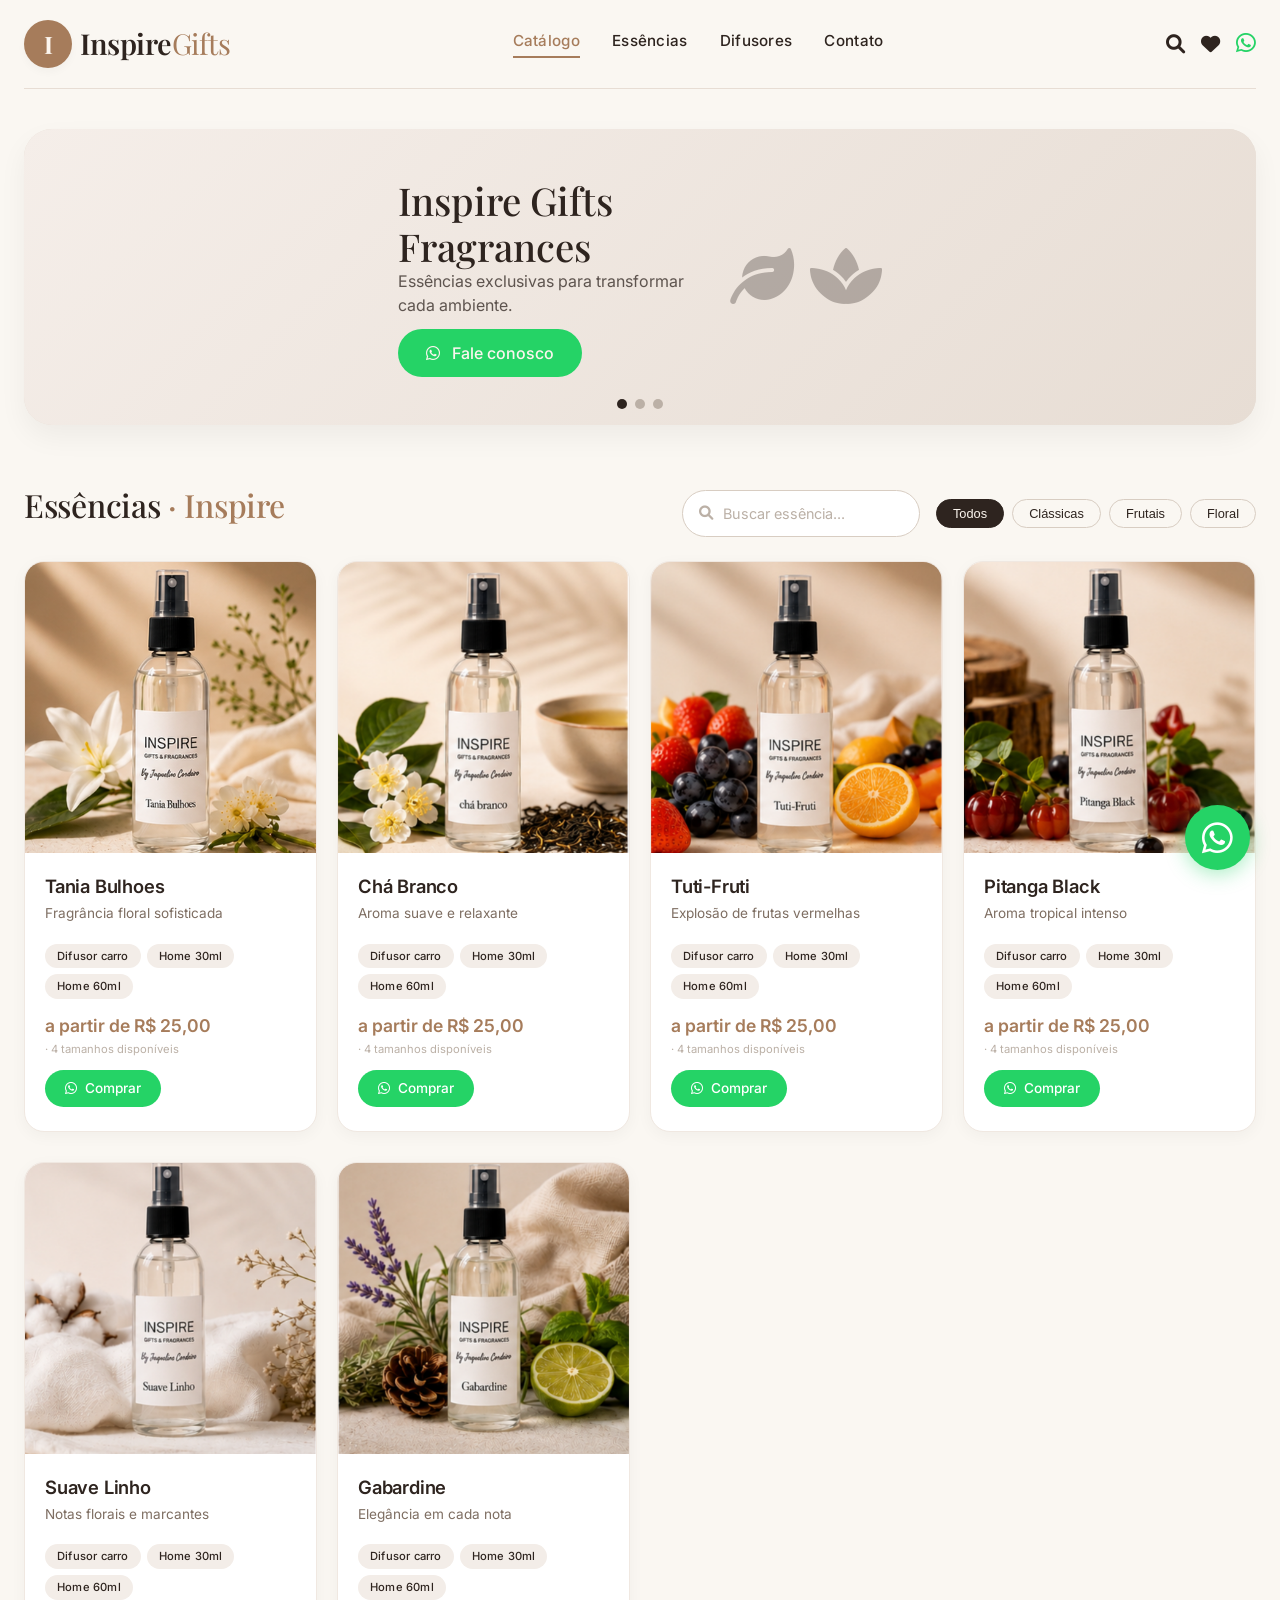
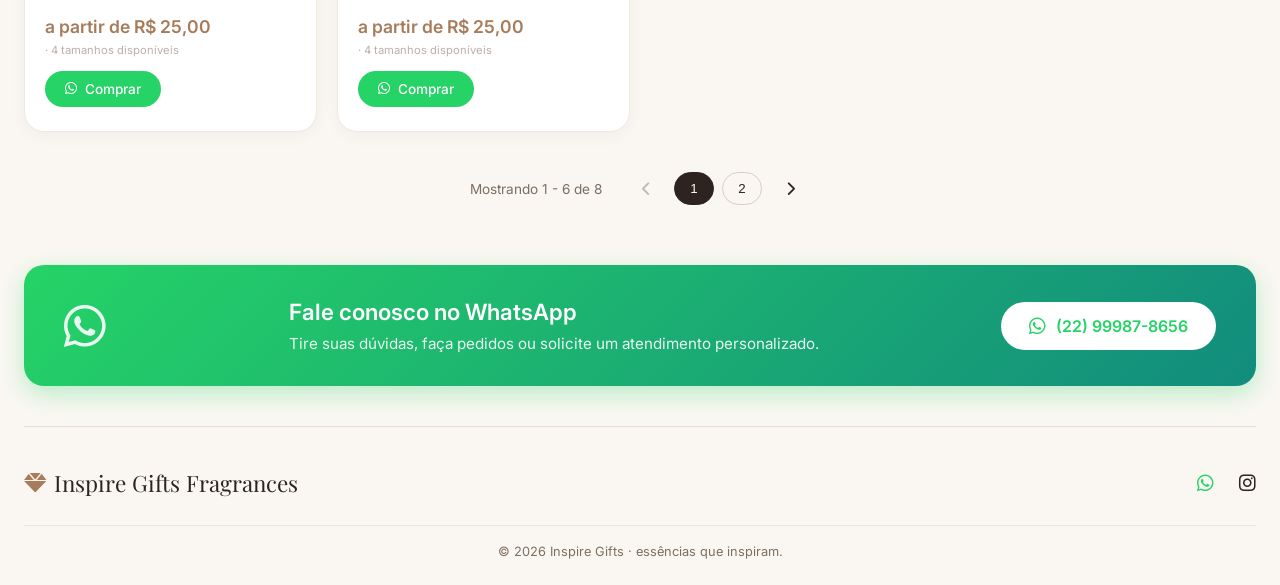
<file: index.html>
<!DOCTYPE html>
<html lang="pt-BR">
<head>
  <meta charset="UTF-8" />
  <meta name="viewport" content="width=device-width, initial-scale=1.0" />
  <title>Inspire Gifts Fragrances · Catálogo</title>
  
  <!-- Google Fonts -->
  <link rel="preconnect" href="https://fonts.googleapis.com" />
  <link rel="preconnect" href="https://fonts.gstatic.com" crossorigin />
  <link href="https://fonts.googleapis.com/css2?family=Inter:opsz,wght@14..32,100..900&family=Playfair+Display:wght@400..900&display=swap" rel="stylesheet" />
  
  <!-- Font Awesome -->
  <link rel="stylesheet" href="https://cdnjs.cloudflare.com/ajax/libs/font-awesome/6.0.0-beta3/css/all.min.css" />
  
  <!-- CSS -->
  <link rel="stylesheet" href="style.css" />
</head>
<body>
  <div class="container">
    <!-- ===== NAVBAR ===== -->
    <header>
      <nav class="navbar">
        <a href="index.html" class="logo">
          <div class="logo-icon">I</div>
          <div class="logo-text">Inspire<span>Gifts</span></div>
        </a>
        <div class="nav-links">
          <a href="index.html" class="active">Catálogo</a>
          <a href="#">Essências</a>
          <a href="#">Difusores</a>
          <a href="contato.html">Contato</a>
        </div>
        <div class="nav-actions">
          <i class="fas fa-search"></i>
          <i class="fas fa-heart"></i>
          <a href="https://wa.me/5522999878656?text=Gostaria%20de%20saber%20mais%20informa%C3%A7%C3%B5es%20sobre%20os%20produtos%20Inspire%20Gifts" 
             target="_blank" 
             class="whatsapp-header" 
             title="Fale conosco no WhatsApp">
            <i class="fab fa-whatsapp"></i>
          </a>
        </div>
      </nav>
    </header>

    <!-- ===== CARROSSEL ===== -->
    <div class="carousel" id="carousel">
      <div class="carousel-slides" id="carouselSlides">
        <div class="carousel-slide">
          <div>
            <h2>Inspire Gifts <br />Fragrances</h2>
            <p>Essências exclusivas para transformar cada ambiente.</p>
            <a href="https://wa.me/5522999878656?text=Gostaria%20de%20saber%20mais%20informa%C3%A7%C3%B5es%20sobre%20os%20produtos%20Inspire%20Gifts" 
               target="_blank" 
               class="carousel-btn whatsapp-btn">
              <i class="fab fa-whatsapp"></i> Fale conosco
            </a>
          </div>
          <div style="font-size: 4rem; opacity: 0.3;">
            <i class="fas fa-leaf"></i> <i class="fas fa-spa"></i>
          </div>
        </div>
        <div class="carousel-slide">
          <div>
            <h2>Coleção <br />Home Spray</h2>
            <p>30ml · 60ml · 100ml. A fragrância que combina com você.</p>
            <a href="https://wa.me/5522999878656?text=Gostaria%20de%20saber%20mais%20informa%C3%A7%C3%B5es%20sobre%20a%20Cole%C3%A7%C3%A3o%20Home%20Spray" 
               target="_blank" 
               class="carousel-btn whatsapp-btn">
              <i class="fab fa-whatsapp"></i> Comprar agora
            </a>
          </div>
          <div style="font-size: 4rem; opacity: 0.3;">
            <i class="fas fa-wind"></i> <i class="fas fa-home"></i>
          </div>
        </div>
        <div class="carousel-slide">
          <div>
            <h2>Difusor <br />para carro</h2>
            <p>Leve o aroma Inspire com você. R$ 25,00</p>
            <a href="https://wa.me/5522999878656?text=Gostaria%20de%20saber%20mais%20sobre%20o%20Difusor%20para%20carro" 
               target="_blank" 
               class="carousel-btn whatsapp-btn">
              <i class="fab fa-whatsapp"></i> Adquirir
            </a>
          </div>
          <div style="font-size: 4rem; opacity: 0.3;">
            <i class="fas fa-car"></i> <i class="fas fa-tree"></i>
          </div>
        </div>
      </div>
      <div class="carousel-indicators" id="indicators">
        <span class="indicator active" data-index="0"></span>
        <span class="indicator" data-index="1"></span>
        <span class="indicator" data-index="2"></span>
      </div>
    </div>

    <!-- ===== FILTRO + BUSCA + GRADE ===== -->
    <div class="section-header">
      <h2>Essências <span>· Inspire</span></h2>
      <div class="filter-controls">
        <div class="search-box">
          <i class="fas fa-search"></i>
          <input type="text" id="searchInput" placeholder="Buscar essência..." />
        </div>
        <div class="filter-tabs" id="filterTabs">
          <button class="active" data-filter="all">Todos</button>
          <button data-filter="classicas">Clássicas</button>
          <button data-filter="frutais">Frutais</button>
          <button data-filter="floral">Floral</button>
        </div>
      </div>
    </div>

    <div class="product-grid" id="productGrid">
      <!-- Produtos inseridos via JS -->
    </div>

    <!-- ===== PAGINAÇÃO ===== -->
    <div class="pagination" id="pagination">
      <!-- Gerada via JS -->
    </div>

    <!-- ===== BANNER WHATSAPP ===== -->
    <div class="whatsapp-banner">
      <div class="whatsapp-banner-content">
        <i class="fab fa-whatsapp whatsapp-banner-icon"></i>
        <div>
          <h3>Fale conosco no WhatsApp</h3>
          <p>Tire suas dúvidas, faça pedidos ou solicite um atendimento personalizado.</p>
        </div>
        <a href="https://wa.me/5522999878656?text=Gostaria%20de%20saber%20mais%20informa%C3%A7%C3%B5es%20sobre%20os%20produtos%20Inspire%20Gifts" 
           target="_blank" 
           class="whatsapp-banner-btn">
          <i class="fab fa-whatsapp"></i> (22) 99987-8656
        </a>
      </div>
    </div>

    <!-- ===== RODAPÉ ===== -->
    <footer>
      <div class="footer-logo">
        <i class="fas fa-gem"></i> Inspire Gifts Fragrances
      </div>
      <div class="footer-social">
        <a href="https://wa.me/5522999878656?text=Gostaria%20de%20saber%20mais%20informa%C3%A7%C3%B5es%20sobre%20os%20produtos%20Inspire%20Gifts" 
           target="_blank" 
           class="whatsapp-footer">
          <i class="fab fa-whatsapp"></i>
        </a>
        <a href="https://www.instagram.com/inspire_gifts_fragrances?igsh=MTdzZjlkemV5YzI5ZA=="><i class="fab fa-instagram"></i></a>
      </div>
      <div class="footer-copy">
        &copy; 2026 Inspire Gifts · essências que inspiram.
      </div>
    </footer>
  </div>

  <!-- ===== WHATSAPP FLUTUANTE ===== -->
  <a href="https://wa.me/5522999878656?text=Gostaria%20de%20saber%20mais%20informa%C3%A7%C3%B5es%20sobre%20os%20produtos%20Inspire%20Gifts" 
     target="_blank" 
     class="whatsapp-float" 
     title="Fale conosco no WhatsApp">
    <i class="fab fa-whatsapp"></i>
    <span class="whatsapp-float-text">Fale conosco</span>
  </a>

  <!-- JavaScript -->
  <script src="script.js"></script>
</body>
</html>
</file>
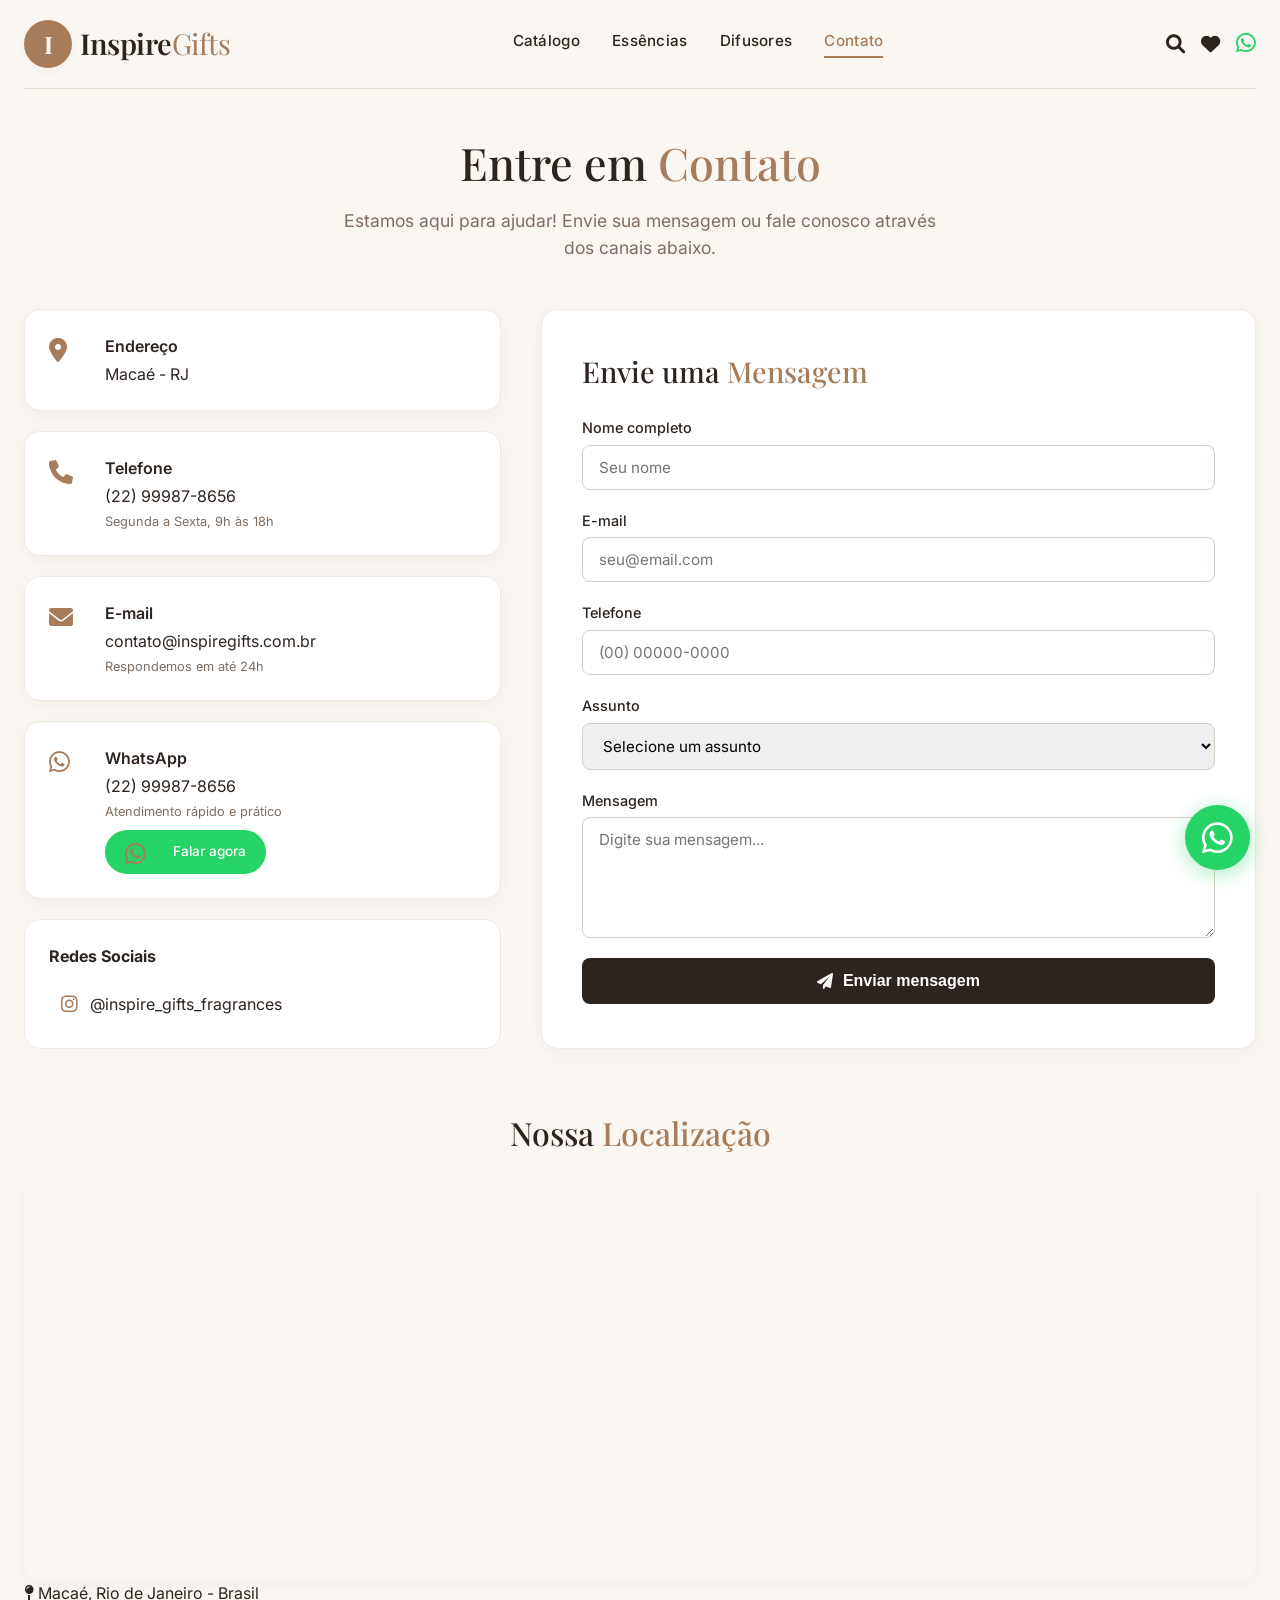
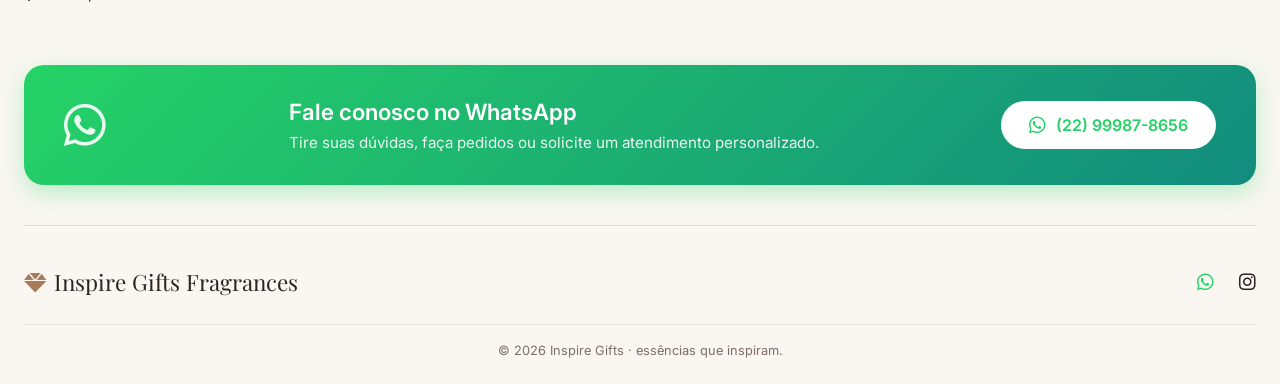
<file: contato.html>
<!DOCTYPE html>
<html lang="pt-BR">
<head>
  <meta charset="UTF-8" />
  <meta name="viewport" content="width=device-width, initial-scale=1.0" />
  <title>Inspire Gifts · Contato</title>
  
  <!-- Google Fonts -->
  <link rel="preconnect" href="https://fonts.googleapis.com" />
  <link rel="preconnect" href="https://fonts.gstatic.com" crossorigin />
  <link href="https://fonts.googleapis.com/css2?family=Inter:opsz,wght@14..32,100..900&family=Playfair+Display:wght@400..900&display=swap" rel="stylesheet" />
  
  <!-- Font Awesome -->
  <link rel="stylesheet" href="https://cdnjs.cloudflare.com/ajax/libs/font-awesome/6.0.0-beta3/css/all.min.css" />
  
  <!-- CSS -->
  <link rel="stylesheet" href="style.css" />
</head>
<body>
  <div class="container">
    <!-- ===== NAVBAR ===== -->
    <header>
      <nav class="navbar">
        <a href="index.html" class="logo">
          <div class="logo-icon">I</div>
          <div class="logo-text">Inspire<span>Gifts</span></div>
        </a>
        <div class="nav-links">
          <a href="index.html">Catálogo</a>
          <a href="#">Essências</a>
          <a href="#">Difusores</a>
          <a href="contato.html" class="active">Contato</a>
        </div>
        <div class="nav-actions">
          <i class="fas fa-search"></i>
          <i class="fas fa-heart"></i>
          <a href="https://wa.me/5522999878656?text=Gostaria%20de%20saber%20mais%20informa%C3%A7%C3%B5es%20sobre%20os%20produtos%20Inspire%20Gifts" 
             target="_blank" 
             class="whatsapp-header" 
             title="Fale conosco no WhatsApp">
            <i class="fab fa-whatsapp"></i>
          </a>
        </div>
      </nav>
    </header>

    <!-- ===== PÁGINA DE CONTATO ===== -->
    <div class="contact-page">
      <div class="contact-header">
        <h1>Entre em <span>Contato</span></h1>
        <p>Estamos aqui para ajudar! Envie sua mensagem ou fale conosco através dos canais abaixo.</p>
      </div>

      <div class="contact-grid">
        <!-- ===== INFORMAÇÕES DE CONTATO ===== -->
        <div class="contact-info">
          <div class="contact-card">
            <i class="fas fa-map-marker-alt"></i>
            <div>
              <h3>Endereço</h3>
              <p>Macaé - RJ</p>
            </div>
          </div>

          <div class="contact-card">
            <i class="fas fa-phone"></i>
            <div>
              <h3>Telefone</h3>
              <p>(22) 99987-8656</p>
              <small>Segunda a Sexta, 9h às 18h</small>
            </div>
          </div>

          <div class="contact-card">
            <i class="fas fa-envelope"></i>
            <div>
              <h3>E-mail</h3>
              <p>contato@inspiregifts.com.br</p>
              <small>Respondemos em até 24h</small>
            </div>
          </div>

          <div class="contact-card">
            <i class="fab fa-whatsapp"></i>
            <div>
              <h3>WhatsApp</h3>
              <p>(22) 99987-8656</p>
              <small>Atendimento rápido e prático</small>
              <a href="https://wa.me/5522999878656?text=Gostaria%20de%20saber%20mais%20informa%C3%A7%C3%B5es%20sobre%20os%20produtos%20Inspire%20Gifts" 
                 target="_blank" 
                 class="contact-whatsapp-btn">
                <i class="fab fa-whatsapp"></i> Falar agora
              </a>
            </div>
          </div>

          <div class="contact-social">
            <h3>Redes Sociais</h3>
            <div class="social-links">
              <a href="https://www.instagram.com/inspire_gifts_fragrances?igsh=MTdzZjlkemV5YzI5ZA==" target="_blank" class="social-link">
                <i class="fab fa-instagram"></i>
                <span>@inspire_gifts_fragrances</span>
              </a>
            </div>
          </div>
        </div>

        <!-- ===== FORMULÁRIO DE CONTATO ===== -->
        <div class="contact-form-container">
          <div class="contact-form-card">
            <h2>Envie uma <span>Mensagem</span></h2>
            <form id="contactForm" class="contact-form">
              <div class="form-group">
                <label for="nome">Nome completo</label>
                <input type="text" id="nome" name="nome" placeholder="Seu nome" required />
              </div>

              <div class="form-group">
                <label for="email">E-mail</label>
                <input type="email" id="email" name="email" placeholder="seu@email.com" required />
              </div>

              <div class="form-group">
                <label for="telefone">Telefone</label>
                <input type="tel" id="telefone" name="telefone" placeholder="(00) 00000-0000" />
              </div>

              <div class="form-group">
                <label for="assunto">Assunto</label>
                <select id="assunto" name="assunto" required>
                  <option value="">Selecione um assunto</option>
                  <option value="duvidas">Dúvidas sobre produtos</option>
                  <option value="pedidos">Informações sobre pedidos</option>
                  <option value="parceria">Parcerias e vendas</option>
                  <option value="outros">Outros assuntos</option>
                </select>
              </div>

              <div class="form-group">
                <label for="mensagem">Mensagem</label>
                <textarea id="mensagem" name="mensagem" rows="5" placeholder="Digite sua mensagem..." required></textarea>
              </div>

              <button type="submit" class="submit-btn">
                <i class="fas fa-paper-plane"></i> Enviar mensagem
              </button>
            </form>

            <div id="formSuccess" class="form-success" style="display: none;">
              <i class="fas fa-check-circle"></i>
              <h3>Mensagem enviada!</h3>
              <p>Agradecemos pelo contato. Responderemos em breve!</p>
              <button onclick="location.reload()" class="submit-btn">
                <i class="fas fa-redo"></i> Enviar nova mensagem
              </button>
            </div>
          </div>
        </div>
      </div>

      <!-- ===== MAPA ===== -->
      <div class="contact-map">
        <h2>Nossa <span>Localização</span></h2>
        <div class="map-container">
          <iframe 
            src="https://www.google.com/maps/embed?pb=!1m18!1m12!1m3!1d117734.10757867274!2d-41.85273057420672!3d-22.973830704558743!2m3!1f0!2f0!3f0!3m2!1i1024!2i768!4f13.1!3m3!1m2!1s0x97687c2a6d10f7%3A0x2ab655c90c0ff67!2sMaca%C3%A9%2C%20RJ!5e0!3m2!1spt-BR!2sbr!4v1700000000000" 
            width="100%" 
            height="100%" 
            style="border:0;" 
            allowfullscreen="" 
            loading="lazy" 
            referrerpolicy="no-referrer-when-downgrade">
          </iframe>
        </div>
        <div class="map-info">
          <p><i class="fas fa-map-pin"></i> Macaé, Rio de Janeiro - Brasil</p>
        </div>
      </div>
    </div>

    <!-- ===== BANNER WHATSAPP ===== -->
    <div class="whatsapp-banner">
      <div class="whatsapp-banner-content">
        <i class="fab fa-whatsapp whatsapp-banner-icon"></i>
        <div>
          <h3>Fale conosco no WhatsApp</h3>
          <p>Tire suas dúvidas, faça pedidos ou solicite um atendimento personalizado.</p>
        </div>
        <a href="https://wa.me/5522999878656?text=Gostaria%20de%20saber%20mais%20informa%C3%A7%C3%B5es%20sobre%20os%20produtos%20Inspire%20Gifts" 
           target="_blank" 
           class="whatsapp-banner-btn">
          <i class="fab fa-whatsapp"></i> (22) 99987-8656
        </a>
      </div>
    </div>

    <!-- ===== RODAPÉ ===== -->
    <footer>
      <div class="footer-logo">
        <i class="fas fa-gem"></i> Inspire Gifts Fragrances
      </div>
      <div class="footer-social">
        <a href="https://wa.me/5522999878656?text=Gostaria%20de%20saber%20mais%20informa%C3%A7%C3%B5es%20sobre%20os%20produtos%20Inspire%20Gifts" 
           target="_blank" 
           class="whatsapp-footer">
          <i class="fab fa-whatsapp"></i>
        </a>
        <a href="https://www.instagram.com/inspire_gifts_fragrances?igsh=MTdzZjlkemV5YzI5ZA=="><i class="fab fa-instagram"></i></a>
      </div>
      <div class="footer-copy">
        &copy; 2026 Inspire Gifts · essências que inspiram.
      </div>
    </footer>
  </div>

  <!-- ===== WHATSAPP FLUTUANTE ===== -->
  <a href="https://wa.me/5522999878656?text=Gostaria%20de%20saber%20mais%20informa%C3%A7%C3%B5es%20sobre%20os%20produtos%20Inspire%20Gifts" 
     target="_blank" 
     class="whatsapp-float" 
     title="Fale conosco no WhatsApp">
    <i class="fab fa-whatsapp"></i>
    <span class="whatsapp-float-text">Fale conosco</span>
  </a>

  <!-- JavaScript -->
  <script src="contato.js"></script>
</body>
</html>
</file>
<file: style.css>
/* ===== RESET & BASE ===== */
* {
  margin: 0;
  padding: 0;
  box-sizing: border-box;
}

body {
  background: #faf7f2;
  font-family: 'Inter', sans-serif;
  color: #2e241f;
  line-height: 1.5;
}

.container {
  max-width: 1280px;
  margin: 0 auto;
  padding: 0 24px;
}

/* ===== NAVBAR ===== */
.navbar {
  display: flex;
  justify-content: space-between;
  align-items: center;
  padding: 20px 0;
  border-bottom: 1px solid #e7ddd4;
  flex-wrap: wrap;
}

.logo {
  display: flex;
  align-items: center;
  gap: 8px;
  text-decoration: none;
}

.logo-icon {
  background: #a67c5b;
  color: #fcf6ef;
  width: 48px;
  height: 48px;
  border-radius: 50%;
  display: flex;
  align-items: center;
  justify-content: center;
  font-size: 24px;
  font-family: 'Playfair Display', serif;
  font-weight: 700;
  box-shadow: 0 4px 8px rgba(0, 0, 0, 0.03);
}

.logo-text {
  font-family: 'Playfair Display', serif;
  font-size: 1.8rem;
  font-weight: 600;
  letter-spacing: -0.5px;
  color: #2e241f;
}

.logo-text span {
  font-weight: 300;
  color: #a67c5b;
}

.nav-links {
  display: flex;
  gap: 32px;
  font-weight: 500;
  font-size: 0.95rem;
  letter-spacing: 0.3px;
}

.nav-links a {
  text-decoration: none;
  color: #2e241f;
  transition: color 0.2s;
  border-bottom: 2px solid transparent;
  padding-bottom: 4px;
}

.nav-links a:hover {
  color: #a67c5b;
  border-bottom-color: #a67c5b;
}

.nav-actions {
  display: flex;
  gap: 16px;
  color: #2e241f;
  align-items: center;
}

.nav-actions i {
  font-size: 1.2rem;
  cursor: default;
}

.whatsapp-header {
  color: #25D366;
  text-decoration: none;
  transition: transform 0.2s;
  display: inline-block;
}

.whatsapp-header:hover {
  transform: scale(1.15);
}

.whatsapp-header i {
  font-size: 1.4rem;
}

/* ===== CARROSSEL ===== */
.carousel {
  margin: 40px 0 56px;
  border-radius: 28px;
  overflow: hidden;
  background: #e7ddd4;
  box-shadow: 0 12px 28px rgba(0, 0, 0, 0.05);
  position: relative;
}

.carousel-slides {
  display: flex;
  transition: transform 0.5s ease;
}

.carousel-slide {
  min-width: 100%;
  display: flex;
  align-items: center;
  justify-content: center;
  padding: 48px 40px;
  background: linear-gradient(135deg, #f5eee9 0%, #e7ddd4 100%);
  color: #2e241f;
  gap: 32px;
  flex-wrap: wrap;
}

.carousel-slide h2 {
  font-family: 'Playfair Display', serif;
  font-size: 2.4rem;
  font-weight: 500;
  line-height: 1.2;
  max-width: 360px;
}

.carousel-slide p {
  font-size: 1rem;
  opacity: 0.75;
  max-width: 300px;
}

.carousel-btn {
  display: inline-block;
  background: #2e241f;
  color: #fcf6ef;
  border: none;
  padding: 12px 28px;
  border-radius: 40px;
  font-weight: 500;
  cursor: pointer;
  transition: background 0.2s, transform 0.2s;
  margin-top: 12px;
  text-decoration: none;
}

.carousel-btn:hover {
  background: #a67c5b;
  transform: translateY(-2px);
}

.whatsapp-btn {
  background: #25D366;
}

.whatsapp-btn:hover {
  background: #128C7E;
}

.whatsapp-btn i {
  margin-right: 8px;
}

.carousel-indicators {
  position: absolute;
  bottom: 16px;
  left: 50%;
  transform: translateX(-50%);
  display: flex;
  gap: 8px;
}

.indicator {
  width: 10px;
  height: 10px;
  background: #bbb0a6;
  border-radius: 50%;
  cursor: pointer;
  transition: background 0.2s;
}

.indicator.active {
  background: #2e241f;
}

/* ===== FILTRO + BUSCA ===== */
.section-header {
  display: flex;
  justify-content: space-between;
  align-items: baseline;
  flex-wrap: wrap;
  margin: 48px 0 24px;
  gap: 16px;
}

.section-header h2 {
  font-family: 'Playfair Display', serif;
  font-weight: 500;
  font-size: 2rem;
  letter-spacing: -0.3px;
}

.section-header span {
  color: #a67c5b;
}

.filter-controls {
  display: flex;
  align-items: center;
  gap: 16px;
  flex-wrap: wrap;
}

.search-box {
  display: flex;
  align-items: center;
  background: white;
  border: 1px solid #d8cdc2;
  border-radius: 30px;
  padding: 4px 16px;
  transition: border-color 0.2s, box-shadow 0.2s;
}

.search-box:focus-within {
  border-color: #a67c5b;
  box-shadow: 0 0 0 3px rgba(166, 124, 91, 0.1);
}

.search-box i {
  color: #bbb0a6;
  font-size: 0.9rem;
  margin-right: 10px;
}

.search-box input {
  border: none;
  outline: none;
  background: transparent;
  padding: 10px 0;
  font-size: 0.9rem;
  font-family: 'Inter', sans-serif;
  width: 180px;
  color: #2e241f;
}

.search-box input::placeholder {
  color: #bbb0a6;
}

.filter-tabs {
  display: flex;
  gap: 8px;
  flex-wrap: wrap;
}

.filter-tabs button {
  background: transparent;
  border: 1px solid #d8cdc2;
  padding: 6px 16px;
  border-radius: 30px;
  font-size: 0.8rem;
  font-weight: 500;
  color: #2e241f;
  cursor: pointer;
  transition: all 0.2s;
}

.filter-tabs button.active,
.filter-tabs button:hover {
  background: #2e241f;
  color: #fcf6ef;
  border-color: #2e241f;
}

/* ===== GRADE DE PRODUTOS COM IMAGENS ===== */
.product-grid {
  display: grid;
  grid-template-columns: repeat(auto-fill, minmax(250px, 1fr));
  gap: 30px 20px;
  margin: 24px 0 40px;
}

.product-card {
  background: white;
  border-radius: 20px;
  overflow: hidden;
  box-shadow: 0 4px 16px rgba(0, 0, 0, 0.04);
  transition: transform 0.3s ease, box-shadow 0.3s ease;
  border: 1px solid #f0e8e1;
  display: flex;
  flex-direction: column;
}

.product-card:hover {
  transform: translateY(-6px);
  box-shadow: 0 12px 32px rgba(0, 0, 0, 0.08);
}

/* Container da imagem */
.product-image-container {
  position: relative;
  width: 100%;
  padding-top: 100%; /* Proporção 1:1 */
  overflow: hidden;
  background: #f5f0ea;
}

.product-image {
  position: absolute;
  top: 0;
  left: 0;
  width: 100%;
  height: 100%;
  object-fit: cover;
  transition: transform 0.5s ease;
}

.product-card:hover .product-image {
  transform: scale(1.05);
}

/* Fallback quando a imagem não carrega */
.product-image-fallback {
  position: absolute;
  top: 0;
  left: 0;
  width: 100%;
  height: 100%;
  display: flex;
  align-items: center;
  justify-content: center;
  background: linear-gradient(135deg, #f5f0ea 0%, #e7ddd4 100%);
  font-size: 3rem;
  color: #a67c5b;
}

/* Informações do produto */
.product-info {
  padding: 20px 20px 24px;
  flex: 1;
  display: flex;
  flex-direction: column;
}

.product-name {
  font-weight: 600;
  font-size: 1.15rem;
  letter-spacing: -0.2px;
  color: #2e241f;
  margin-bottom: 4px;
}

.product-description {
  font-size: 0.85rem;
  color: #7e6e62;
  margin-bottom: 12px;
  line-height: 1.4;
}

.product-variants {
  margin: 8px 0 10px;
  display: flex;
  flex-wrap: wrap;
  gap: 6px;
}

.variant-badge {
  background: #f3ede8;
  padding: 4px 12px;
  border-radius: 20px;
  font-size: 0.7rem;
  font-weight: 500;
  color: #2e241f;
  letter-spacing: 0.2px;
}

.product-price {
  font-weight: 600;
  color: #a67c5b;
  font-size: 1.1rem;
  margin-top: 4px;
}

.product-card small {
  font-size: 0.7rem;
  color: #bbb0a6;
  margin-top: 2px;
}

.no-results {
  grid-column: 1 / -1;
  text-align: center;
  padding: 60px 20px;
  background: white;
  border-radius: 24px;
  border: 2px dashed #e7ddd4;
}

/* ===== PAGINAÇÃO ===== */
.pagination {
  display: flex;
  justify-content: center;
  align-items: center;
  gap: 8px;
  margin: 40px 0 60px;
  flex-wrap: wrap;
}

.pagination-info {
  font-size: 0.85rem;
  color: #7e6e62;
  margin-right: 16px;
}

.pagination button {
  background: transparent;
  border: 1px solid #d8cdc2;
  padding: 8px 14px;
  border-radius: 40px;
  font-weight: 500;
  color: #2e241f;
  cursor: pointer;
  transition: all 0.2s;
  min-width: 40px;
  text-align: center;
}

.pagination button:hover:not(:disabled) {
  background: #f5f0ea;
  border-color: #a67c5b;
}

.pagination button.active {
  background: #2e241f;
  color: #fcf6ef;
  border-color: #2e241f;
}

.pagination button:disabled {
  opacity: 0.3;
  cursor: not-allowed;
}

.pagination-nav {
  background: transparent !important;
  border: none !important;
  font-size: 0.9rem;
  padding: 8px 12px !important;
}

.pagination-nav:hover:not(:disabled) {
  background: #f5f0ea !important;
  border-radius: 50% !important;
}

.pagination-ellipsis {
  color: #7e6e62;
  padding: 0 4px;
}

/* ===== BANNER WHATSAPP ===== */
.whatsapp-banner {
  background: linear-gradient(135deg, #25D366 0%, #128C7E 100%);
  border-radius: 20px;
  padding: 30px 40px;
  margin: 40px 0;
  color: white;
  box-shadow: 0 8px 24px rgba(37, 211, 102, 0.3);
}

.whatsapp-banner-content {
  display: flex;
  align-items: center;
  justify-content: space-between;
  flex-wrap: wrap;
  gap: 20px;
}

.whatsapp-banner-icon {
  font-size: 3rem;
  opacity: 0.9;
}

.whatsapp-banner-content h3 {
  font-size: 1.4rem;
  font-weight: 600;
  margin-bottom: 4px;
}

.whatsapp-banner-content p {
  opacity: 0.9;
  font-size: 0.95rem;
}

.whatsapp-banner-btn {
  background: white;
  color: #25D366;
  padding: 12px 28px;
  border-radius: 40px;
  text-decoration: none;
  font-weight: 600;
  transition: transform 0.2s, box-shadow 0.2s;
  display: inline-flex;
  align-items: center;
  gap: 10px;
  white-space: nowrap;
}

.whatsapp-banner-btn:hover {
  transform: scale(1.05);
  box-shadow: 0 4px 12px rgba(0, 0, 0, 0.15);
}

.whatsapp-banner-btn i {
  font-size: 1.2rem;
}

/* ===== WHATSAPP FLUTUANTE ===== */
.whatsapp-float {
  position: fixed;
  bottom: 30px;
  right: 30px;
  background: #25D366;
  color: white;
  width: 65px;
  height: 65px;
  border-radius: 50%;
  display: flex;
  align-items: center;
  justify-content: center;
  font-size: 2.2rem;
  box-shadow: 0 4px 20px rgba(37, 211, 102, 0.4);
  text-decoration: none;
  transition: transform 0.3s, box-shadow 0.3s;
  z-index: 1000;
  animation: pulse 2s infinite;
}

.whatsapp-float:hover {
  transform: scale(1.1);
  box-shadow: 0 6px 30px rgba(37, 211, 102, 0.6);
}

.whatsapp-float-text {
  display: none;
}

@keyframes pulse {
  0% {
    box-shadow: 0 0 0 0 rgba(37, 211, 102, 0.4);
  }
  70% {
    box-shadow: 0 0 0 15px rgba(37, 211, 102, 0);
  }
  100% {
    box-shadow: 0 0 0 0 rgba(37, 211, 102, 0);
  }
}

/* ===== RODAPÉ ===== */
footer {
  border-top: 1px solid #e7ddd4;
  padding: 40px 0 24px;
  margin-top: 20px;
  display: flex;
  flex-wrap: wrap;
  justify-content: space-between;
  align-items: center;
  gap: 24px;
}

.footer-logo {
  display: flex;
  align-items: center;
  gap: 8px;
  font-family: 'Playfair Display', serif;
  font-size: 1.4rem;
}

.footer-logo i {
  color: #a67c5b;
}

.footer-social a {
  color: #2e241f;
  margin-left: 20px;
  font-size: 1.2rem;
  transition: color 0.2s;
  text-decoration: none;
}

.footer-social a:hover {
  color: #a67c5b;
}

.whatsapp-footer {
  color: #25D366 !important;
}

.whatsapp-footer:hover {
  color: #128C7E !important;
}

.footer-copy {
  width: 100%;
  text-align: center;
  font-size: 0.8rem;
  color: #7e6e62;
  padding-top: 16px;
  border-top: 1px solid #ede6df;
}

/* ===== RESPONSIVO ===== */
@media (max-width: 900px) {
  .section-header {
    flex-direction: column;
    align-items: stretch;
    gap: 16px;
  }

  .filter-controls {
    flex-direction: column;
    align-items: stretch;
  }

  .search-box input {
    width: 100%;
  }

  .filter-tabs {
    justify-content: center;
  }
}

@media (max-width: 700px) {
  .navbar {
    flex-direction: column;
    gap: 16px;
    align-items: stretch;
  }

  .nav-links {
    justify-content: center;
    gap: 16px;
    flex-wrap: wrap;
  }

  .nav-actions {
    justify-content: center;
  }

  .carousel-slide {
    flex-direction: column;
    text-align: center;
    padding: 32px 20px;
  }

  .carousel-slide h2 {
    font-size: 1.8rem;
  }

  .product-grid {
    grid-template-columns: repeat(2, 1fr);
    gap: 16px;
  }

  .whatsapp-banner-content {
    flex-direction: column;
    text-align: center;
  }

  .whatsapp-banner-btn {
    white-space: normal;
    width: 100%;
    justify-content: center;
  }

  .whatsapp-float {
    width: 55px;
    height: 55px;
    font-size: 1.8rem;
    bottom: 20px;
    right: 20px;
  }

  .pagination {
    gap: 6px;
  }

  .pagination-info {
    width: 100%;
    text-align: center;
    margin-right: 0;
  }

  .product-info {
    padding: 16px 16px 20px;
  }
}

@media (max-width: 450px) {
  .product-grid {
    grid-template-columns: 1fr 1fr;
    gap: 12px;
  }

  .product-info {
    padding: 12px 12px 16px;
  }

  .product-name {
    font-size: 0.95rem;
  }

  .product-description {
    font-size: 0.75rem;
  }

  .variant-badge {
    font-size: 0.6rem;
    padding: 3px 8px;
  }

  .whatsapp-product-btn {
    font-size: 0.75rem !important;
    padding: 6px 14px !important;
  }
}
/* ===== PÁGINA DE CONTATO ===== */
.contact-page {
  margin: 40px 0 60px;
}

.contact-header {
  text-align: center;
  margin-bottom: 48px;
}

.contact-header h1 {
  font-family: 'Playfair Display', serif;
  font-size: 2.8rem;
  font-weight: 500;
  margin-bottom: 12px;
}

.contact-header h1 span {
  color: #a67c5b;
}

.contact-header p {
  font-size: 1.1rem;
  color: #7e6e62;
  max-width: 600px;
  margin: 0 auto;
}

.contact-grid {
  display: grid;
  grid-template-columns: 1fr 1.5fr;
  gap: 40px;
  margin-bottom: 60px;
}

/* ===== INFORMAÇÕES DE CONTATO ===== */
.contact-info {
  display: flex;
  flex-direction: column;
  gap: 20px;
}

.contact-card {
  background: white;
  padding: 24px;
  border-radius: 16px;
  display: flex;
  align-items: flex-start;
  gap: 16px;
  box-shadow: 0 4px 16px rgba(0, 0, 0, 0.04);
  border: 1px solid #f0e8e1;
  transition: transform 0.3s ease, box-shadow 0.3s ease;
}

.contact-card:hover {
  transform: translateY(-4px);
  box-shadow: 0 8px 24px rgba(0, 0, 0, 0.06);
}

.contact-card i {
  font-size: 1.5rem;
  color: #a67c5b;
  min-width: 40px;
  margin-top: 4px;
}

.contact-card h3 {
  font-size: 1rem;
  font-weight: 600;
  margin-bottom: 4px;
}

.contact-card p {
  color: #2e241f;
  margin: 0;
}

.contact-card small {
  color: #7e6e62;
  font-size: 0.8rem;
  display: block;
  margin-top: 4px;
}

.contact-whatsapp-btn {
  display: inline-flex;
  align-items: center;
  gap: 8px;
  background: #25D366;
  color: white;
  padding: 8px 20px;
  border-radius: 30px;
  text-decoration: none;
  font-weight: 500;
  font-size: 0.85rem;
  margin-top: 8px;
  transition: background 0.3s ease;
}

.contact-whatsapp-btn:hover {
  background: #128C7E;
}

.contact-social {
  background: white;
  padding: 24px;
  border-radius: 16px;
  border: 1px solid #f0e8e1;
}

.contact-social h3 {
  margin-bottom: 16px;
  font-size: 1rem;
}

.social-links {
  display: flex;
  flex-direction: column;
  gap: 12px;
}

.social-link {
  display: flex;
  align-items: center;
  gap: 12px;
  text-decoration: none;
  color: #2e241f;
  padding: 8px 12px;
  border-radius: 8px;
  transition: background 0.3s ease;
}

.social-link:hover {
  background: #f5f0ea;
}

.social-link i {
  font-size: 1.2rem;
  color: #a67c5b;
}

/* ===== FORMULÁRIO DE CONTATO ===== */
.contact-form-container {
  display: flex;
  align-items: stretch;
}

.contact-form-card {
  background: white;
  padding: 40px;
  border-radius: 16px;
  border: 1px solid #f0e8e1;
  width: 100%;
  box-shadow: 0 4px 16px rgba(0, 0, 0, 0.04);
}

.contact-form-card h2 {
  font-family: 'Playfair Display', serif;
  font-size: 1.8rem;
  font-weight: 500;
  margin-bottom: 24px;
}

.contact-form-card h2 span {
  color: #a67c5b;
}

.contact-form {
  display: flex;
  flex-direction: column;
  gap: 20px;
}

.form-group {
  display: flex;
  flex-direction: column;
  gap: 6px;
}

.form-group label {
  font-weight: 500;
  font-size: 0.9rem;
  color: #2e241f;
}

.form-group input,
.form-group select,
.form-group textarea {
  padding: 12px 16px;
  border: 1px solid #d8cdc2;
  border-radius: 8px;
  font-size: 0.95rem;
  font-family: 'Inter', sans-serif;
  transition: border-color 0.3s ease, box-shadow 0.3s ease;
}

.form-group input:focus,
.form-group select:focus,
.form-group textarea:focus {
  outline: none;
  border-color: #a67c5b;
  box-shadow: 0 0 0 3px rgba(166, 124, 91, 0.1);
}

.form-group textarea {
  resize: vertical;
  min-height: 120px;
}

.submit-btn {
  background: #2e241f;
  color: white;
  border: none;
  padding: 14px 32px;
  border-radius: 8px;
  font-size: 1rem;
  font-weight: 600;
  cursor: pointer;
  transition: background 0.3s ease, transform 0.2s ease;
  display: inline-flex;
  align-items: center;
  justify-content: center;
  gap: 10px;
}

.submit-btn:hover {
  background: #a67c5b;
  transform: translateY(-2px);
}

.submit-btn:disabled {
  opacity: 0.7;
  cursor: not-allowed;
}

.form-success {
  text-align: center;
  padding: 20px 0;
}

.form-success i {
  font-size: 4rem;
  color: #25D366;
  margin-bottom: 16px;
}

.form-success h3 {
  font-size: 1.5rem;
  font-weight: 600;
  margin-bottom: 8px;
}

.form-success p {
  color: #7e6e62;
  margin-bottom: 20px;
}

/* ===== MAPA ===== */
.contact-map {
  margin-top: 40px;
}

.contact-map h2 {
  font-family: 'Playfair Display', serif;
  font-size: 2rem;
  font-weight: 500;
  text-align: center;
  margin-bottom: 24px;
}

.contact-map h2 span {
  color: #a67c5b;
}

.map-container {
  width: 100%;
  height: 400px;
  border-radius: 16px;
  overflow: hidden;
  box-shadow: 0 4px 16px rgba(0, 0, 0, 0.04);
}

.map-container iframe {
  width: 100%;
  height: 100%;
}

/* ===== RESPONSIVO PARA CONTATO ===== */
@media (max-width: 900px) {
  .contact-grid {
    grid-template-columns: 1fr;
    gap: 30px;
  }

  .contact-header h1 {
    font-size: 2.2rem;
  }

  .contact-form-card {
    padding: 24px;
  }
}

@media (max-width: 700px) {
  .contact-header h1 {
    font-size: 1.8rem;
  }

  .contact-card {
    padding: 16px;
  }

  .contact-form-card {
    padding: 20px;
  }

  .map-container {
    height: 250px;
  }
}

/* ===== LINK ATIVO NA NAVBAR ===== */
.nav-links a.active {
  color: #a67c5b;
  border-bottom-color: #a67c5b;
}
</file>
